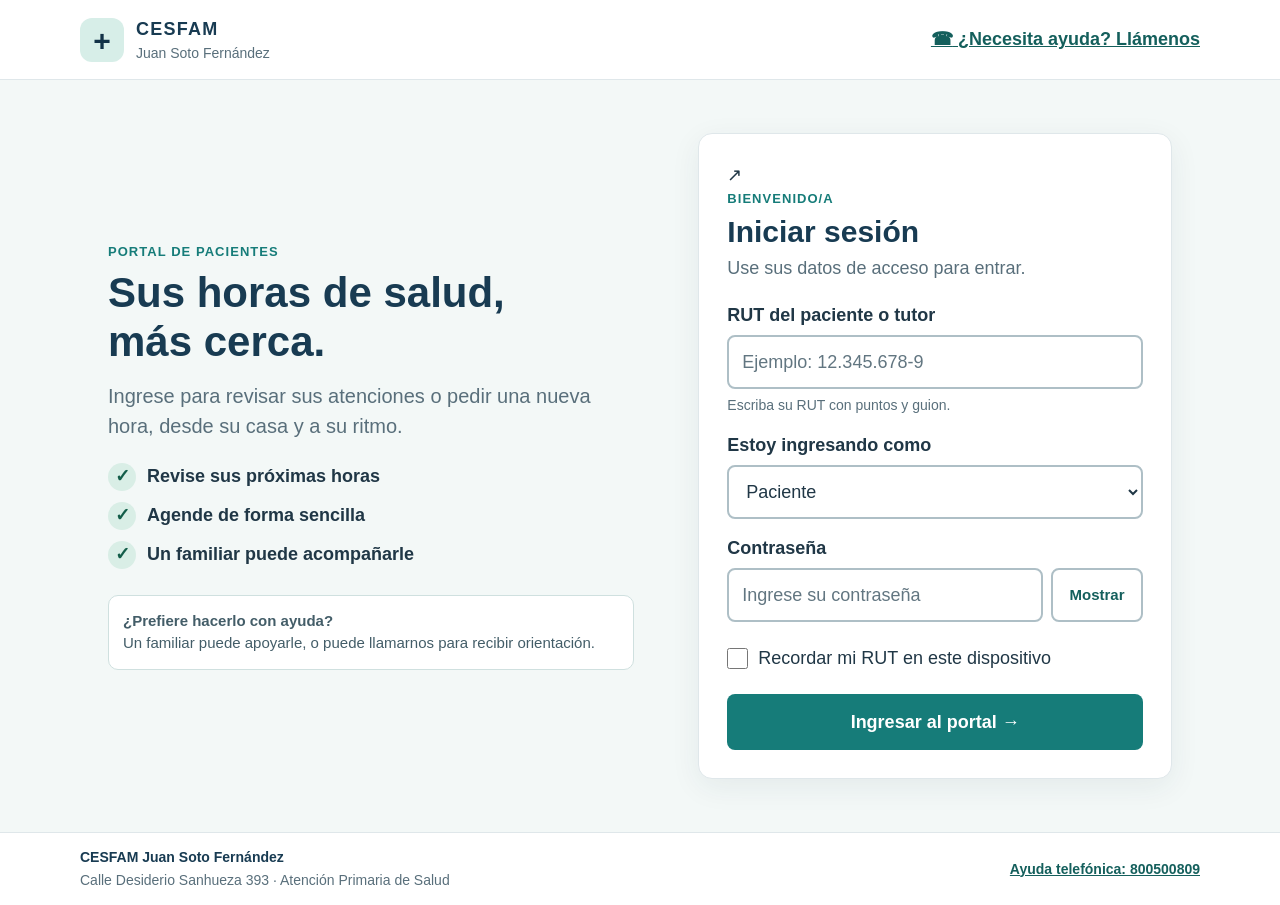
<file: Diseño agendamiento CESFAM - copia/index.html>
<!doctype html>
<html lang="es">
<head>
  <meta charset="utf-8">
  <meta name="viewport" content="width=device-width, initial-scale=1">
  <meta name="description" content="Ingreso accesible al portal de pacientes del CESFAM Juan Soto Fernández.">
  <title>Iniciar sesión | CESFAM Juan Soto Fernández</title>
  <link href="https://cdn.jsdelivr.net/npm/bootstrap@5.3.3/dist/css/bootstrap.min.css" rel="stylesheet">
  <link href="styles.css" rel="stylesheet">
  <link href="login.css" rel="stylesheet">
</head>
<body class="login-page">
  <a class="skip-link" href="#formulario-ingreso">Saltar al formulario de ingreso</a>
  <header class="login-header">
    <a class="login-brand" href="index.html" aria-label="CESFAM Juan Soto Fernández, inicio">
      <span class="login-brand-mark" aria-hidden="true">+</span>
      <span><strong>CESFAM</strong><small>Juan Soto Fernández</small></span>
    </a>
    <a class="login-help-link" href="tel:800500809"><span aria-hidden="true">☎</span> ¿Necesita ayuda? Llámenos</a>
  </header>
  <main class="login-main">
    <section class="login-welcome" aria-labelledby="welcome-title">
      <p class="eyebrow">PORTAL DE PACIENTES</p>
      <h1 id="welcome-title">Sus horas de salud, más cerca.</h1>
      <p>Ingrese para revisar sus atenciones o pedir una nueva hora, desde su casa y a su ritmo.</p>
      <div class="welcome-points">
        <div><span aria-hidden="true">✓</span><strong>Revise sus próximas horas</strong></div>
        <div><span aria-hidden="true">✓</span><strong>Agende de forma sencilla</strong></div>
        <div><span aria-hidden="true">✓</span><strong>Un familiar puede acompañarle</strong></div>
      </div>
      <div class="login-support">
        <p><strong>¿Prefiere hacerlo con ayuda?</strong><br>Un familiar puede apoyarle, o puede llamarnos para recibir orientación.</p>
      </div>
    </section>
    <section id="formulario-ingreso" class="login-card" aria-labelledby="login-title">
      <div class="login-card-heading">
        <span class="login-card-icon" aria-hidden="true">↗</span>
        <p class="eyebrow">BIENVENIDO/A</p>
        <h2 id="login-title">Iniciar sesión</h2>
        <p>Use sus datos de acceso para entrar.</p>
      </div>
      <form action="portal.html" method="get">
        <div class="login-field">
          <label for="rut">RUT del paciente o tutor</label>
          <input id="rut" type="text" autocomplete="username" placeholder="Ejemplo: 12.345.678-9" aria-describedby="rut-ayuda" required>
          <small id="rut-ayuda">Escriba su RUT con puntos y guion.</small>
        </div>
        <div class="login-field">
          <label for="tipo-usuario">Estoy ingresando como</label>
          <select id="tipo-usuario" autocomplete="off">
            <option>Paciente</option>
            <option>Familiar o tutor</option>
          </select>
        </div>
        <div class="login-field">
          <label for="clave">Contraseña</label>
          <div class="password-control">
            <input id="clave" type="password" autocomplete="current-password" placeholder="Ingrese su contraseña" required>
            <button id="boton-clave" class="password-toggle" type="button" onclick="mostrarClave()">Mostrar</button>
          </div>
        </div>
        <div class="login-options">
          <label class="remember-option" for="recordarme">
            <input id="recordarme" type="checkbox">
            <span>Recordar mi RUT en este dispositivo</span>
          </label>
        </div>
        <button class="login-submit" type="submit">Ingresar al portal <span aria-hidden="true">→</span></button>
      </form>
    </section>
  </main>
  <footer class="login-footer">
    <div class="login-footer-location">
      <strong>CESFAM Juan Soto Fernández</strong>
      <span>Calle Desiderio Sanhueza 393 · Atención Primaria de Salud</span>
    </div>
    <a href="tel:800500809">Ayuda telefónica: 800500809</a>
  </footer>
  <script src="login.js"></script>
</body>
</html>
</file>
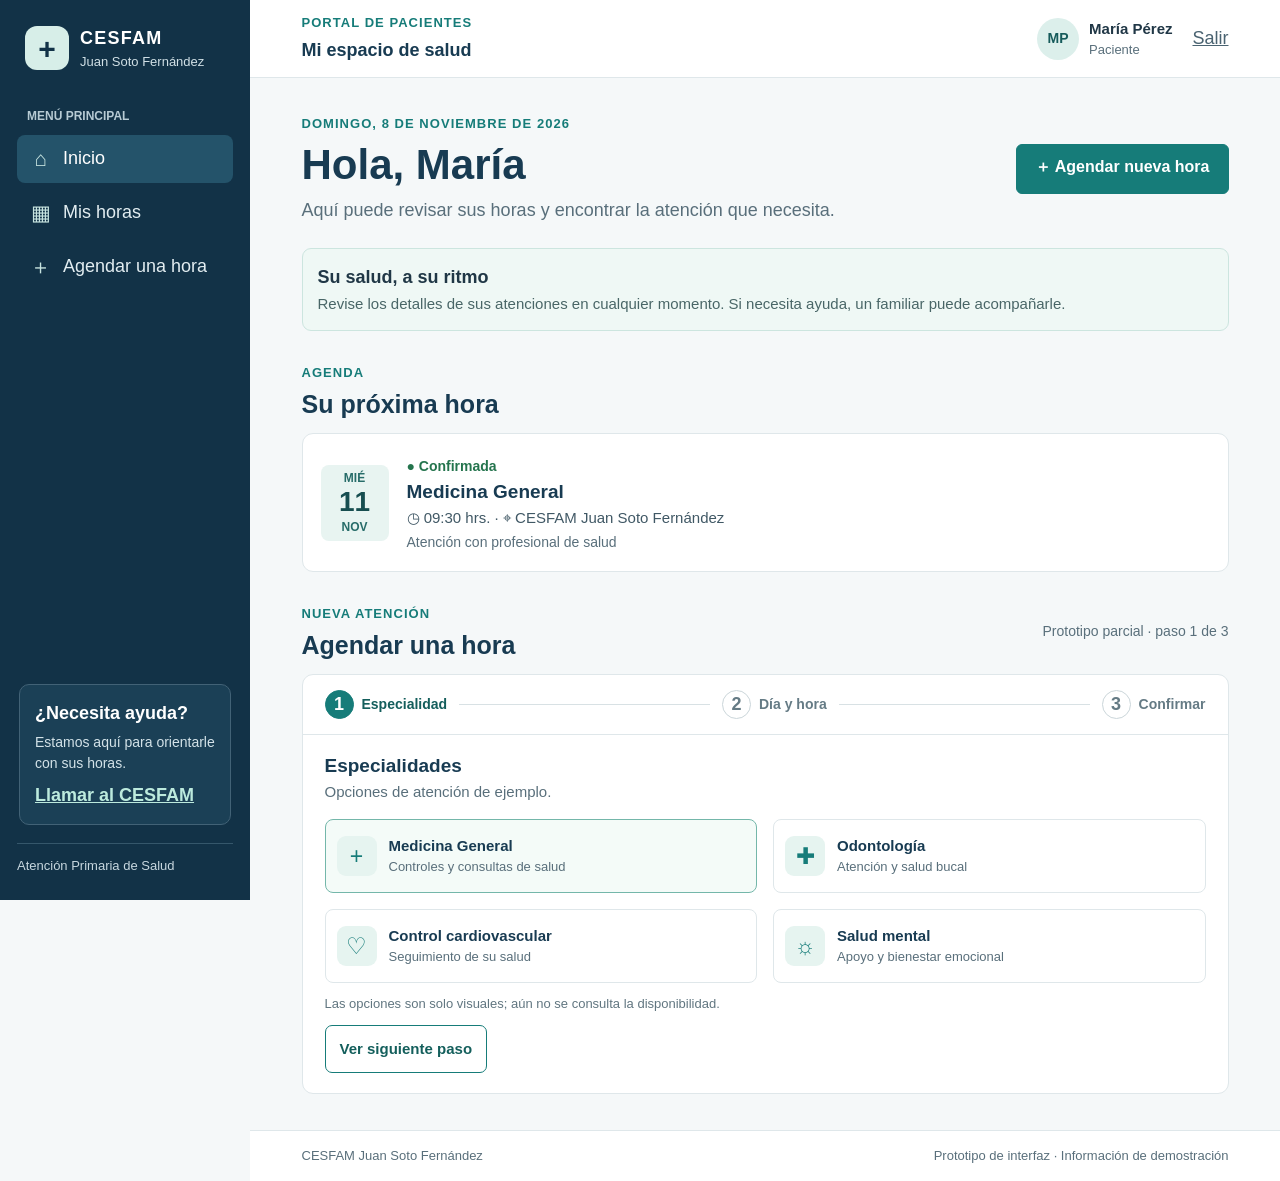
<file: Diseño agendamiento CESFAM - copia/portal.html>
<!doctype html>
<html lang="es">
<head>
  <meta charset="utf-8">
  <meta name="viewport" content="width=device-width, initial-scale=1">
  <meta name="description" content="Prototipo visual de agendamiento de horas para CESFAM Juan Soto Fernández.">
  <title>Mis horas | CESFAM Juan Soto Fernández</title>
  <link href="https://cdn.jsdelivr.net/npm/bootstrap@5.3.3/dist/css/bootstrap.min.css" rel="stylesheet">
  <link href="styles.css" rel="stylesheet">
  <link href="portal.css" rel="stylesheet">
</head>
<body>
  <a class="skip-link" href="#contenido">Saltar al contenido principal</a>
  <div class="app-shell">
    <aside class="sidebar" aria-label="Navegación principal">
      <a class="brand" href="#inicio" aria-label="CESFAM Juan Soto Fernández, inicio">
        <span class="brand-mark" aria-hidden="true">+</span>
        <span>
          <strong>CESFAM</strong>
          <small>Juan Soto Fernández</small>
        </span>
      </a>
      <div class="sidebar-label">MENÚ PRINCIPAL</div>
      <nav class="nav-menu">
        <a class="nav-item active" href="#inicio"><span aria-hidden="true">⌂</span> Inicio</a>
        <a class="nav-item" href="#mis-horas"><span aria-hidden="true">▦</span> Mis horas</a>
        <a class="nav-item" href="#agendar"><span aria-hidden="true">＋</span> Agendar una hora</a>
      </nav>
      <div class="sidebar-help">
        <strong>¿Necesita ayuda?</strong>
        <p>Estamos aquí para orientarle con sus horas.</p>
        <a href="tel:800500809">Llamar al CESFAM</a>
      </div>
      <div class="sidebar-footer">Atención Primaria de Salud</div>
    </aside>
    <main id="contenido" class="main-content">
      <header class="topbar">
        <div class="d-flex align-items-center gap-3">
          <span class="mobile-brand-mark" aria-hidden="true">+</span>
          <div>
            <p class="eyebrow mb-1">PORTAL DE PACIENTES</p>
            <p class="topbar-title mb-0">Mi espacio de salud</p>
          </div>
        </div>
        <div class="profile">
          <div class="profile-avatar" aria-hidden="true">MP</div>
          <div class="profile-copy">
            <strong>María Pérez</strong>
            <span>Paciente</span>
          </div>
          <a class="logout-link" href="index.html">Salir</a>
        </div>
      </header>
      <div class="page-container">
        <section id="inicio" class="welcome-row">
          <div>
            <p class="eyebrow">DOMINGO, 8 DE NOVIEMBRE DE 2026</p>
            <h1>Hola, María <span aria-hidden="true"></span></h1>
            <p class="welcome-copy">Aquí puede revisar sus horas y encontrar la atención que necesita.</p>
          </div>
          <a class="btn btn-primary btn-large" href="#agendar"><span aria-hidden="true">＋</span> Agendar nueva hora</a>
        </section>
        <section class="notice-card" aria-label="Aviso importante">
          <div>
            <strong>Su salud, a su ritmo</strong>
            <p class="mb-0">Revise los detalles de sus atenciones en cualquier momento. Si necesita ayuda, un familiar puede acompañarle.</p>
          </div>
        </section>
        <section id="mis-horas" class="section-block">
          <div class="section-heading">
            <div>
              <p class="eyebrow">AGENDA</p>
              <h2>Su próxima hora</h2>
            </div>
          </div>
          <article class="appointment-card">
            <div class="appointment-date">
              <span>MIÉ</span>
              <strong>11</strong>
              <span>NOV</span>
            </div>
            <div class="appointment-details">
              <span class="status-badge"><span aria-hidden="true">●</span> Confirmada</span>
              <h3>Medicina General</h3>
              <p class="appointment-meta"><span aria-hidden="true">◷</span> 09:30 hrs. <span class="meta-divider">·</span> <span aria-hidden="true">⌖</span> CESFAM Juan Soto Fernández</p>
              <p class="appointment-professional">Atención con profesional de salud</p>
            </div>
          </article>
        </section>
        <section id="agendar" class="section-block">
          <div class="section-heading">
            <div>
              <p class="eyebrow">NUEVA ATENCIÓN</p>
              <h2>Agendar una hora</h2>
            </div>
            <span class="step-caption">Prototipo parcial · paso 1 de 3</span>
          </div>
          <div class="booking-card">
            <div class="stepper" aria-label="Paso 1 de 3">
              <div class="step active"><span>1</span><strong>Especialidad</strong></div>
              <div class="step-line"></div>
              <div class="step"><span>2</span><strong>Día y hora</strong></div>
              <div class="step-line"></div>
              <div class="step"><span>3</span><strong>Confirmar</strong></div>
            </div>
            <div class="booking-content">
              <div class="booking-intro">
                <h3>Especialidades</h3>
                <p>Opciones de atención de ejemplo.</p>
              </div>
              <div class="row g-3">
                <div class="col-12 col-md-6">
                  <button class="service-option selected" type="button" aria-pressed="true" onclick="seleccionarEspecialidad(this)">
                    <span class="service-symbol" aria-hidden="true">+</span>
                    <span><strong>Medicina General</strong><small>Controles y consultas de salud</small></span>
                  </button>
                </div>
                <div class="col-12 col-md-6">
                  <button class="service-option" type="button" aria-pressed="false" onclick="seleccionarEspecialidad(this)">
                    <span class="service-symbol dental" aria-hidden="true">✚</span>
                    <span><strong>Odontología</strong><small>Atención y salud bucal</small></span>
                  </button>
                </div>
                <div class="col-12 col-md-6">
                  <button class="service-option" type="button" aria-pressed="false" onclick="seleccionarEspecialidad(this)">
                    <span class="service-symbol heart" aria-hidden="true">♡</span>
                    <span><strong>Control cardiovascular</strong><small>Seguimiento de su salud</small></span>
                  </button>
                </div>
                <div class="col-12 col-md-6">
                  <button class="service-option" type="button" aria-pressed="false" onclick="seleccionarEspecialidad(this)">
                    <span class="service-symbol mind" aria-hidden="true">☼</span>
                    <span><strong>Salud mental</strong><small>Apoyo y bienestar emocional</small></span>
                  </button>
                </div>
              </div>
              <p id="mensaje-agendamiento" class="static-note" aria-live="polite">Las opciones son solo visuales; aún no se consulta la disponibilidad.</p>
              <button class="prototype-button" type="button" onclick="mostrarSiguientePaso()">Ver siguiente paso</button>
            </div>
          </div>
        </section>
      </div>
      <footer class="page-footer">
        <span>CESFAM Juan Soto Fernández</span>
        <span>Prototipo de interfaz · Información de demostración</span>
      </footer>
    </main>
  </div>
  <script src="portal.js"></script>
</body>
</html>
</file>
<file: Diseño agendamiento CESFAM - copia/styles.css>
:root {
  --navy: #183b52;
  --navy-dark: #123247;
  --teal: #167c79;
  --ink: #203746;
  --muted: #596f7b;
  --line: #dfe7ea;
  --focus: #e29b19;
}
body {
  margin: 0;
  background: #f5f8f9;
  color: var(--ink);
  font: 18px/1.5 Arial, Helvetica, sans-serif;
}
a:focus-visible,
button:focus-visible,
input:focus-visible,
select:focus-visible {
  outline: 3px solid var(--focus);
  outline-offset: 3px;
}
.skip-link {
  position: absolute;
  z-index: 10;
  top: 8px;
  left: 8px;
  padding: 10px 14px;
  transform: translateY(-150%);
  background: #fff;
  color: var(--navy-dark);
}
.skip-link:focus { transform: translateY(0); }
.eyebrow { margin: 0 0 6px; color: var(--teal); font-size: 13px; font-weight: 700; letter-spacing: .08em; }
h1, h2, h3 { color: var(--navy); font-weight: 700; }
h1 { margin: 0; font-size: clamp(30px, 4vw, 42px); }
h2 { margin: 0; font-size: 25px; }
.brand-mark, .mobile-brand-mark, .login-brand-mark {
  display: grid;
  width: 44px;
  height: 44px;
  flex: 0 0 auto;
  place-items: center;
  border-radius: 12px;
  background: #d7eee8;
  color: var(--navy-dark);
  font-size: 30px;
  font-weight: 700;
}
@media (prefers-reduced-motion: reduce) {
  *, *::before, *::after { scroll-behavior: auto !important; transition-duration: .01ms !important; }
}
</file>
<file: Diseño agendamiento CESFAM - copia/login.css>
.login-page { min-height: 100vh; background: #f3f8f7; }
.login-header, .login-footer {
  display: flex;
  align-items: center;
  justify-content: space-between;
  gap: 16px;
  padding: 14px max(22px, calc((100% - 1120px) / 2));
  background: #fff;
}
.login-header { min-height: 80px; border-bottom: 1px solid var(--line); }
.login-brand { display: flex; align-items: center; gap: 12px; color: var(--navy); text-decoration: none; }
.login-brand strong, .login-brand small { display: block; }
.login-brand strong { font-size: 18px; letter-spacing: .07em; }
.login-brand small { color: var(--muted); font-size: 14px; }
.login-help-link { color: #145f5c; font-weight: 700; }
.login-main {
  display: grid;
  width: min(1120px, 100%);
  min-height: calc(100vh - 148px);
  grid-template-columns: 1fr minmax(360px, .9fr);
  align-items: center;
  gap: 64px;
  margin: auto;
  padding: 44px 28px;
}
.login-welcome h1 { max-width: 470px; line-height: 1.18; }
.login-welcome > p:not(.eyebrow) { margin: 14px 0 22px; color: var(--muted); font-size: 20px; }
.welcome-points { display: grid; gap: 11px; }
.welcome-points > div { display: flex; align-items: center; gap: 11px; }
.welcome-points span, .support-icon {
  display: grid;
  width: 28px;
  height: 28px;
  flex: 0 0 auto;
  place-items: center;
  border-radius: 50%;
  background: #d9eee6;
  color: #145e4a;
  font-weight: 700;
}
.login-support { display: flex; gap: 11px; margin-top: 26px; padding: 14px; border: 1px solid #cfe0df; border-radius: 10px; background: #fff; }
.login-support p { margin: 0; color: #435d68; font-size: 15px; }
.support-icon { background: #e0f0eb; color: #175c58; }
.login-card { padding: 28px; border: 1px solid var(--line); border-radius: 14px; background: #fff; box-shadow: 0 8px 30px #16394912; }
.login-card-heading { margin-bottom: 20px; }
.login-card h2 { font-size: 30px; }
.login-card-heading > p:last-child { margin: 5px 0 0; color: var(--muted); }
.login-field { display: grid; gap: 6px; margin-top: 16px; }
.login-field label { font-weight: 700; }
.login-field input, .login-field select {
  width: 100%;
  min-height: 54px;
  padding: 10px 13px;
  border: 2px solid #aebfc6;
  border-radius: 8px;
  background: #fff;
  color: var(--ink);
  font: inherit;
}
.password-control { display: flex; gap: 8px; }
.password-control input { min-width: 0; flex: 1; }
.password-toggle { min-width: 92px; min-height: 54px; padding: 8px 12px; border: 2px solid #aebfc6; border-radius: 8px; background: #fff; color: #145f5c; font: inherit; font-size: 15px; font-weight: 700; cursor: pointer; }
.password-toggle:hover { background: #f0f8f6; }
.login-field input::placeholder { color: #627681; }
.login-field small, .login-demo-note { color: var(--muted); font-size: 14px; }
.login-options { margin: 14px 0; }
.remember-option { display: inline-flex; min-height: 44px; align-items: center; gap: 10px; cursor: pointer; }
.remember-option input { width: 21px; height: 21px; accent-color: var(--teal); }
.login-submit {
  width: 100%;
  min-height: 56px;
  border: 0;
  border-radius: 8px;
  background: var(--teal);
  color: #fff;
  font: inherit;
  font-weight: 700;
  cursor: pointer;
}
.login-submit:hover { background: #105f5d; }
.login-demo-note { margin: 12px 0 0; text-align: center; }
.login-footer { min-height: 68px; border-top: 1px solid var(--line); color: var(--muted); font-size: 14px; }
.login-footer-location { display: grid; gap: 2px; }
.login-footer-location strong { color: var(--navy); }
.login-footer a { color: #145f5c; font-weight: 700; }
@media (max-width: 900px) {
  .login-main { gap: 30px; }
}
@media (max-width: 700px) {
  .login-header { min-height: 68px; padding: 10px 16px; }
  .login-help-link { width: 44px; height: 44px; overflow: hidden; font-size: 0; }
  .login-help-link::before { content: "☎"; font-size: 22px; }
  .login-main { min-height: auto; grid-template-columns: 1fr; gap: 22px; padding: 28px 16px; }
  .login-welcome h1 { font-size: 35px; }
  .login-welcome > p:not(.eyebrow) { font-size: 18px; }
  .login-card { width: min(100%, 560px); margin: auto; padding: 23px 18px; }
  .login-footer { align-items: flex-start; flex-direction: column; padding: 13px 16px; }
}
</file>
<file: Diseño agendamiento CESFAM - copia/portal.css>
.app-shell { min-height: 100vh; }
.sidebar {
  position: fixed;
  inset: 0 auto 0 0;
  display: flex;
  width: 250px;
  flex-direction: column;
  padding: 25px 17px;
  background: var(--navy-dark);
  color: #fff;
}
.brand { display: flex; align-items: center; gap: 11px; margin: 0 8px 35px; color: #fff; text-decoration: none; }
.brand strong, .brand small { display: block; }
.brand strong { font-size: 18px; letter-spacing: .07em; }
.brand small { color: #d1e0e6; font-size: 13px; }
.sidebar-label { padding: 0 10px 10px; color: #b7cbd4; font-size: 12px; font-weight: 700; }
.nav-menu { display: grid; gap: 6px; }
.nav-item { display: flex; min-height: 48px; align-items: center; gap: 11px; padding: 8px 12px; border-radius: 8px; color: #e2edf1; text-decoration: none; }
.nav-item span { width: 23px; color: #c7e4e0; font-size: 21px; text-align: center; }
.nav-item:hover, .nav-item.active { background: #24536a; color: #fff; }
.sidebar-help { margin: auto 2px 18px; padding: 15px; border: 1px solid #426276; border-radius: 10px; background: #1b4056; }
.sidebar-help p { margin: 5px 0 8px; color: #d3e2e8; font-size: 14px; }
.sidebar-help a { color: #bceadd; font-weight: 700; }
.help-icon { display: block; margin-bottom: 7px; color: #c7eee4; font-weight: 700; }
.sidebar-footer { padding-top: 12px; border-top: 1px solid #35576b; color: #c7d7df; font-size: 13px; }
.main-content { min-height: 100vh; margin-left: 250px; }
.topbar { display: flex; min-height: 78px; align-items: center; justify-content: space-between; padding: 12px 5%; border-bottom: 1px solid var(--line); background: #fff; }
.mobile-brand-mark { display: none; }
.topbar-title { margin: 0; color: var(--navy); font-weight: 700; }
.profile { display: flex; align-items: center; gap: 10px; }
.profile-avatar { display: grid; width: 42px; height: 42px; flex: 0 0 auto; place-items: center; border-radius: 50%; background: #dcefeb; color: #165b5b; font-size: 14px; font-weight: 700; }
.profile-copy strong, .profile-copy span { display: block; }
.profile-copy strong { font-size: 15px; }
.profile-copy span { color: var(--muted); font-size: 13px; }
.logout-link { margin-left: 10px; color: #4a6371; }
.page-container { width: min(1120px, 100%); margin: auto; padding: 36px 5%; }
.welcome-row, .section-heading { display: flex; align-items: center; justify-content: space-between; gap: 18px; }
.welcome-copy { margin: 7px 0 0; color: var(--muted); }
.btn-large { min-height: 50px; padding: 10px 18px; background: var(--teal); border-color: var(--teal); font-weight: 700; }
.notice-card { display: flex; gap: 12px; margin-top: 24px; padding: 15px; border: 1px solid #cce5df; border-radius: 9px; background: #eff8f5; }
.notice-card p { margin: 2px 0 0; color: #496667; font-size: 15px; }
.notice-icon { display: grid; width: 25px; height: 25px; flex: 0 0 auto; place-items: center; border-radius: 50%; background: #d6eee7; color: #145a58; font-weight: 700; }
.section-block { margin-top: 32px; scroll-margin-top: 16px; }
.section-heading { margin-bottom: 14px; }
.appointment-card, .booking-card { border: 1px solid var(--line); border-radius: 11px; background: #fff; }
.appointment-card { display: flex; align-items: center; gap: 18px; padding: 18px; }
.appointment-date { display: grid; width: 68px; min-height: 76px; flex: 0 0 auto; place-content: center; border-radius: 8px; background: #e8f4f1; color: #276c69; text-align: center; }
.appointment-date span { font-size: 12px; font-weight: 700; }
.appointment-date strong { color: #174e50; font-size: 28px; line-height: 1.1; }
.appointment-details { flex: 1; }
.status-badge { color: #24744d; font-size: 14px; font-weight: 700; }
.appointment-details h3 { margin: 2px 0; font-size: 19px; }
.appointment-meta { margin: 3px 0; color: #405865; font-size: 15px; }
.appointment-professional { margin: 0; color: var(--muted); font-size: 14px; }
.step-caption { color: var(--muted); font-size: 14px; }
.stepper { display: flex; align-items: center; padding: 15px 22px; border-bottom: 1px solid var(--line); }
.step { display: flex; align-items: center; gap: 8px; color: #657b85; white-space: nowrap; }
.step > span { display: grid; width: 29px; height: 29px; place-items: center; border: 1px solid #cbd6da; border-radius: 50%; font-weight: 700; }
.step strong { font-size: 14px; }
.step.active { color: #145e5c; }
.step.active > span { border-color: var(--teal); background: var(--teal); color: #fff; }
.step-line { height: 1px; flex: 1; margin: 0 12px; background: #d8e1e4; }
.booking-content { padding: 20px 22px; }
.booking-intro h3 { margin: 0; font-size: 19px; }
.booking-intro p { margin: 4px 0 15px; color: var(--muted); font-size: 15px; }
.service-option { display: flex; width: 100%; min-height: 74px; align-items: center; gap: 12px; padding: 11px; border: 1px solid var(--line); border-radius: 8px; background: #fff; color: var(--ink); font: inherit; text-align: left; cursor: pointer; }
.service-option.selected { border-color: #74b7aa; background: #f4fbf8; }
.service-option:hover { border-color: #74b7aa; }
.service-symbol { display: grid; width: 40px; height: 40px; flex: 0 0 auto; place-items: center; border-radius: 9px; background: #e6f4f0; color: var(--teal); font-size: 23px; }
.service-option strong, .service-option small { display: block; }
.service-option strong { color: var(--navy); font-size: 15px; }
.service-option small { color: var(--muted); font-size: 13px; }
.static-note { margin: 11px 0 0; color: #617680; font-size: 13px; }
.prototype-button { min-height: 48px; margin-top: 12px; padding: 8px 14px; border: 1px solid var(--teal); border-radius: 7px; background: #fff; color: #145f5c; font: inherit; font-size: 15px; font-weight: 700; cursor: pointer; }
.prototype-button:hover { background: #e8f5f2; }
.page-footer { display: flex; justify-content: space-between; gap: 12px; padding: 15px 5%; border-top: 1px solid var(--line); background: #fff; color: var(--muted); font-size: 13px; }
@media (max-width: 900px) {
  .sidebar { width: 220px; }
  .main-content { margin-left: 220px; }
}
@media (max-width: 700px) {
  .sidebar { position: static; width: auto; padding: 12px 14px; }
  .brand { margin: 0 0 10px; }
  .brand-mark { width: 37px; height: 37px; font-size: 26px; }
  .sidebar-label, .sidebar-help, .sidebar-footer { display: none; }
  .nav-menu { grid-template-columns: 1fr 1fr; gap: 4px 7px; }
  .nav-item { min-height: 42px; gap: 7px; padding: 7px; font-size: 14px; }
  .main-content { margin: 0; }
  .topbar { min-height: 66px; padding: 10px 16px; }
  .mobile-brand-mark { display: grid; width: 36px; height: 36px; font-size: 25px; }
  .profile-avatar { width: 36px; height: 36px; }
  .profile-copy span { font-size: 12px; }
  .logout-link { margin-left: 0; font-size: 14px; }
  .page-container { padding: 27px 16px 35px; }
  .welcome-row { align-items: flex-start; flex-direction: column; }
  .btn-large { width: 100%; }
  .section-block { margin-top: 27px; }
  .appointment-card { gap: 12px; padding: 14px; }
  .stepper { padding: 12px 10px; }
  .step { flex-direction: column; gap: 4px; }
  .step strong { font-size: 12px; }
  .step-line { margin: 0 6px; }
  .booking-content { padding: 17px 13px; }
  .page-footer { flex-direction: column; padding: 13px 16px; }
}
@media (max-width: 420px) {
  .profile-copy { display: none; }
  .page-container { padding-right: 13px; padding-left: 13px; }
  .step-caption { max-width: 135px; font-size: 13px; text-align: right; }
}
</file>
